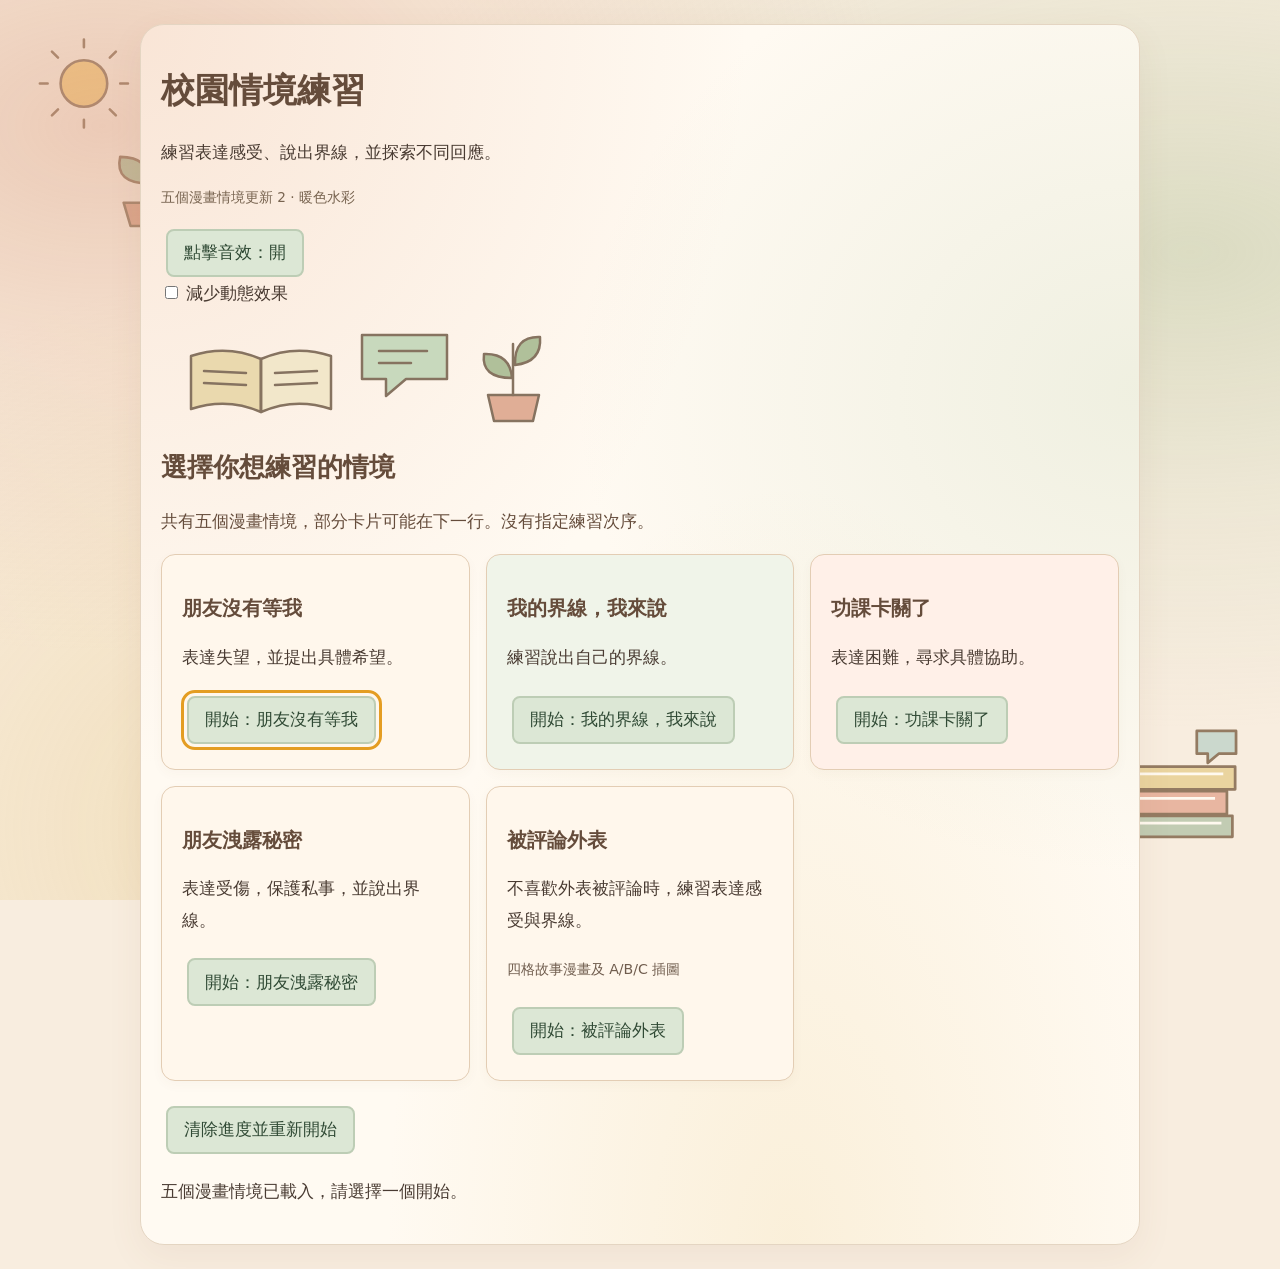
<file: index.html>
<!doctype html>
<html lang="zh-Hant"><head><meta charset="utf-8"><meta name="viewport" content="width=device-width,initial-scale=1"><title>校園情境練習｜五個漫畫情境</title><link rel="stylesheet" href="style.css?v=watercolor-3"><style>[hidden]{display:none!important}main{max-width:1000px;margin:auto;padding:20px}.menu-grid{display:grid;grid-template-columns:repeat(auto-fit,minmax(min(100%,240px),1fr));gap:16px}.menu-card{padding:20px;border:1px solid #b9ccd5;border-radius:14px;background:white;color:#173044}button{cursor:pointer;font:inherit;padding:10px 16px;margin:5px;border-radius:8px}button:focus-visible{outline:3px solid #e49d22;outline-offset:3px}#screen img,dialog img{max-width:100%;height:auto}dialog{max-width:95vw;max-height:95vh}dialog img{max-height:80vh;object-fit:contain}.build-label{color:#526574;font-size:.85rem}:root{--paper-grain:none}body{background-color:#f8eddf}body::before{background-image:radial-gradient(ellipse at 8% 14%,rgba(219,156,128,.42) 0%,rgba(230,179,151,.23) 22%,transparent 48%),radial-gradient(ellipse at 93% 28%,rgba(173,192,148,.38) 0%,rgba(188,205,167,.18) 26%,transparent 52%),radial-gradient(ellipse at 24% 92%,rgba(230,194,112,.32) 0%,transparent 48%);background-size:100% 100%;background-repeat:no-repeat}main{background-color:#fffaf2;background-image:radial-gradient(ellipse at 0% 0%,rgba(236,185,156,.32) 0%,transparent 43%),radial-gradient(ellipse at 100% 30%,rgba(189,206,169,.24) 0%,transparent 40%),radial-gradient(ellipse at 65% 100%,rgba(237,209,148,.26) 0%,transparent 44%);background-size:100% 100%;background-repeat:no-repeat}.menu-count{color:#654c3b}</style><script src="app.js?v=five-comics-2" defer></script></head><body><main><h1>校園情境練習</h1><p>練習表達感受、說出界線，並探索不同回應。</p><p class="build-label">五個漫畫情境更新 2 · 暖色水彩</p><button id="sound" type="button" aria-pressed="true">點擊音效：開</button><label><input type="checkbox" id="motion"> 減少動態效果</label><section id="scenarioMenu" aria-labelledby="menuTitle"><h2 id="menuTitle">選擇你想練習的情境</h2><p class="menu-count">共有五個漫畫情境，部分卡片可能在下一行。沒有指定練習次序。</p><div class="menu-grid"><article class="menu-card"><h3>朋友沒有等我</h3><p>表達失望，並提出具體希望。</p><button type="button" data-scenario="0">開始：朋友沒有等我</button></article><article class="menu-card"><h3>我的界線，我來說</h3><p>練習說出自己的界線。</p><button type="button" data-scenario="1">開始：我的界線，我來說</button></article><article class="menu-card"><h3>功課卡關了</h3><p>表達困難，尋求具體協助。</p><button type="button" data-scenario="2">開始：功課卡關了</button></article><article class="menu-card"><h3>朋友洩露秘密</h3><p>表達受傷，保護私事，並說出界線。</p><button type="button" data-scenario="3">開始：朋友洩露秘密</button></article><article class="menu-card"><h3>被評論外表</h3><p>不喜歡外表被評論時，練習表達感受與界線。</p><p><small>四格故事漫畫及 A/B/C 插圖</small></p><button type="button" data-scenario="4">開始：被評論外表</button></article></div></section><section id="gameArea" hidden><label for="progress">練習進度</label><progress id="progress" max="30" value="0"></progress><p id="status" role="status" aria-live="polite"></p><div id="screen" tabindex="-1"></div><nav aria-label="遊戲操作"><button type="button" id="back">上一步</button><button type="button" id="next">繼續</button><button type="button" id="returnMenu">選擇其他情境</button></nav></section><button type="button" id="reset">清除進度並重新開始</button><p id="setupStatus" role="status">正在載入遊戲……</p><noscript>請啟用 JavaScript 才能開始情境練習。</noscript><dialog id="zoom"><button id="close" type="button">關閉</button><img alt="放大的情境漫畫"></dialog></main><script>
document.addEventListener('DOMContentLoaded',()=>{
 const get=id=>document.getElementById(id);
 function report(message){get('setupStatus').textContent=message;}
 if(typeof state==='undefined'||typeof render!=='function'||typeof scenes==='undefined'){report('遊戲程式未能載入，請重新整理或檢查 app.js。');document.querySelectorAll('[data-scenario]').forEach(b=>b.disabled=true);return;}
 try{
 const EXTRA_KEY='story-lab-four-scenarios-v1';
 if(!scenes.some(s=>s.file==='friend-secret'))scenes.push({title:'朋友洩露秘密',file:'friend-secret',intro:'你以為是朋友之間的私事，卻發現其他同學也知道了。你可以表達受傷，並說出自己的界線。',labels:['A｜公開指責','B｜忍住不說','C｜私下設立界線'],words:['你怎可以把我的秘密告訴所有人！','先不說出來，把難過留在心裡。','你把我的秘密告訴別人，我感到不被尊重。請不要再分享我的私事。'],feedback:[['信任被打破，感到生氣或受傷是可以理解的。','你有權要求對方停止轉述，不需要先隱藏自己的感受。','如果情況容許，可以找較安靜的地方說清楚界線，避免在公開爭吵中讓更多人知道私事。'],['一時說不出口，不代表你接受了這件事，也不是你的錯。','你可以先整理心情，等準備好再談，或請信任的人陪你表達。','可以說：我現在還很難過，想先靜一靜。請不要再分享我的私事。'],['你說出了事情帶來的影響，也清楚要求停止分享。','對方道歉後，你仍然可以需要時間，不必立即原諒或恢復原來的信任。','若私事繼續被轉述，可以找信任的老師、家人或支援者協助。']],parts:[['當你把我的私事告訴別人時','你從來都不值得信任'],['我感到受傷和失望','你就是一個壞朋友'],['請不要再分享我的私事。','我想先靜一靜，等準備好再談。']]});
 if(!scenes.some(s=>s.file==='appearance-comments'))scenes.push({title:'被評論外表',file:'appearance-comments',intro:'同學評論你的髮型，讓你不舒服。你不需要證明自己好看，也可以要求對方尊重你的界線。',labels:['A｜反擊外表','B｜勉強附和','C｜說出界線'],words:['你的髮型才難看！','哈哈，對啊……（心裡其實難過）','我不喜歡這種評論，請不要再說。'],feedback:[['你想保護自己，也想讓對方知道這句話不好受。','反擊外表可能讓爭吵升級，卻未說清楚你希望對方停止甚麼。','可以試說：我不喜歡你這樣評論我的外表，請停止。'],['笑著回應，不代表你真的舒服，也不代表你同意這種評論。','你可以先離開或整理心情，之後再表達界線，也可以請人陪你說。','可以說：剛才我笑了，但其實不舒服。請不要再拿我的外表開玩笑。'],['你清楚說出了不舒服和希望對方停止的事。','你的界線不需要得到所有人認同，才值得被尊重。','如果對方繼續，或你不想獨自處理，可以找信任的老師、家人或支援者。']],parts:[['當你拿我的髮型開玩笑時','你的外表才有問題'],['我感到不舒服和難過','你就是想讓我難堪'],['請停止評論我的外表。','我想先離開，之後再談。']]});
 const originalLoad=load;const pngCache=new Map();
 load=function(file){if(file!=='appearance-comments'&&file!=='appearance-comments-choices')return originalLoad(file);if(pngCache.has(file))return pngCache.get(file);const promise=new Promise((resolve,reject)=>{const image=new Image();image.onload=()=>resolve(image);image.onerror=()=>{pngCache.delete(file);reject(new Error('找不到 assets/'+file+'.png，請檢查檔案名稱和發布狀態。'));};image.src='./assets/'+file+'.png';});pngCache.set(file,promise);return promise;};
 function normalize(){for(const k of ['feelings','answers','builds']){if(!Array.isArray(state[k]))state[k]=[];while(state[k].length<scenes.length)state[k].push(null);state[k]=state[k].slice(0,scenes.length);}}
 try{const old=JSON.parse(localStorage.getItem(EXTRA_KEY));if(old&&Number.isInteger(old.i)&&old.i>=0&&old.i<scenes.length&&Number.isInteger(old.step)&&old.step>=0&&old.step<6&&['feelings','answers','builds'].every(k=>Array.isArray(old[k])&&old[k].length>=3&&old[k].length<=scenes.length)&&old.answers.every(n=>n===null||(Number.isInteger(n)&&n>=0&&n<3))){state=old;if(state.step===4&&state.answers[state.i]==null)state.step=3;}}catch(e){}
 normalize();
 const originalSave=save;save=function(){normalize();originalSave();try{localStorage.setItem(EXTRA_KEY,JSON.stringify(state));}catch(e){}};
 const originalRender=render;render=async function(){normalize();const expected=version+1;get('progress').max=scenes.length*6;await originalRender();if(version!==expected)return;const marker=get('screen').querySelector('small');if(marker)marker.textContent=`情境 ${state.i+1} / ${scenes.length} · 階段 ${state.step+1} / 6`;if(state.step===5)get('next').textContent=state.i===scenes.length-1?'完成練習':'下一個情境';};
 function showMenu(){version++;pending=null;get('gameArea').hidden=true;get('scenarioMenu').hidden=false;report('五個漫畫情境已載入，請選擇一個開始。');get('scenarioMenu').querySelector('button').focus();}
 document.querySelectorAll('[data-scenario]').forEach(b=>b.addEventListener('click',()=>{version++;pending=null;state.i=Number(b.dataset.scenario);state.step=0;save();get('scenarioMenu').hidden=true;get('gameArea').hidden=false;get('back').hidden=false;report('');render();}));
 get('next').addEventListener('click',e=>{if(state.step!==5)return;e.preventDefault();e.stopImmediatePropagation();if(state.i<scenes.length-1){state.i++;state.step=0;render();}else{save();version++;pending=null;get('screen').replaceChildren(el('h2','這次練習完成！'),el('p','你的感受和界線值得被聽見，不需要一次說得完美。你可以返回選單，繼續探索其他情境。'),btn('返回情境選單',showMenu));get('next').hidden=true;get('back').disabled=true;get('progress').value=scenes.length*6;get('status').textContent='這次練習完成。';get('screen').focus({preventScroll:true});}},true);
 get('returnMenu').addEventListener('click',showMenu);get('reset').addEventListener('click',e=>{e.preventDefault();e.stopImmediatePropagation();if(confirm('清除所有進度並返回情境選單？')){state=fresh();save();showMenu();}},true);
 let sound=true,audio;try{sound=localStorage.getItem('dialogue-click-sound')!=='off';}catch(e){}
 function update(){get('sound').textContent=sound?'點擊音效：開':'點擊音效：關';get('sound').setAttribute('aria-pressed',String(sound));}
 function beep(){if(!sound)return;try{const A=window.AudioContext||window.webkitAudioContext;if(!A)return;audio=audio||new A();const play=()=>{const t=audio.currentTime,o=audio.createOscillator(),g=audio.createGain();o.frequency.setValueAtTime(700,t);o.frequency.exponentialRampToValueAtTime(440,t+.05);g.gain.setValueAtTime(.0001,t);g.gain.exponentialRampToValueAtTime(.04,t+.005);g.gain.exponentialRampToValueAtTime(.0001,t+.06);o.connect(g);g.connect(audio.destination);o.start(t);o.stop(t+.07);o.onended=()=>{o.disconnect();g.disconnect();};};if(audio.state==='suspended')audio.resume().then(play).catch(()=>{});else if(audio.state==='running')play();}catch(e){}}
 document.addEventListener('click',e=>{if(!(e.target instanceof Element))return;const b=e.target.closest('button');if(b&&!b.disabled&&b.id!=='sound')beep();},true);get('sound').addEventListener('click',()=>{sound=!sound;try{localStorage.setItem('dialogue-click-sound',sound?'on':'off');}catch(e){}update();if(sound)beep();});
 save();update();showMenu();
 }catch(error){report('情境初始化失敗：'+error.message);console.error(error);}
});
</script></body></html>
</file>
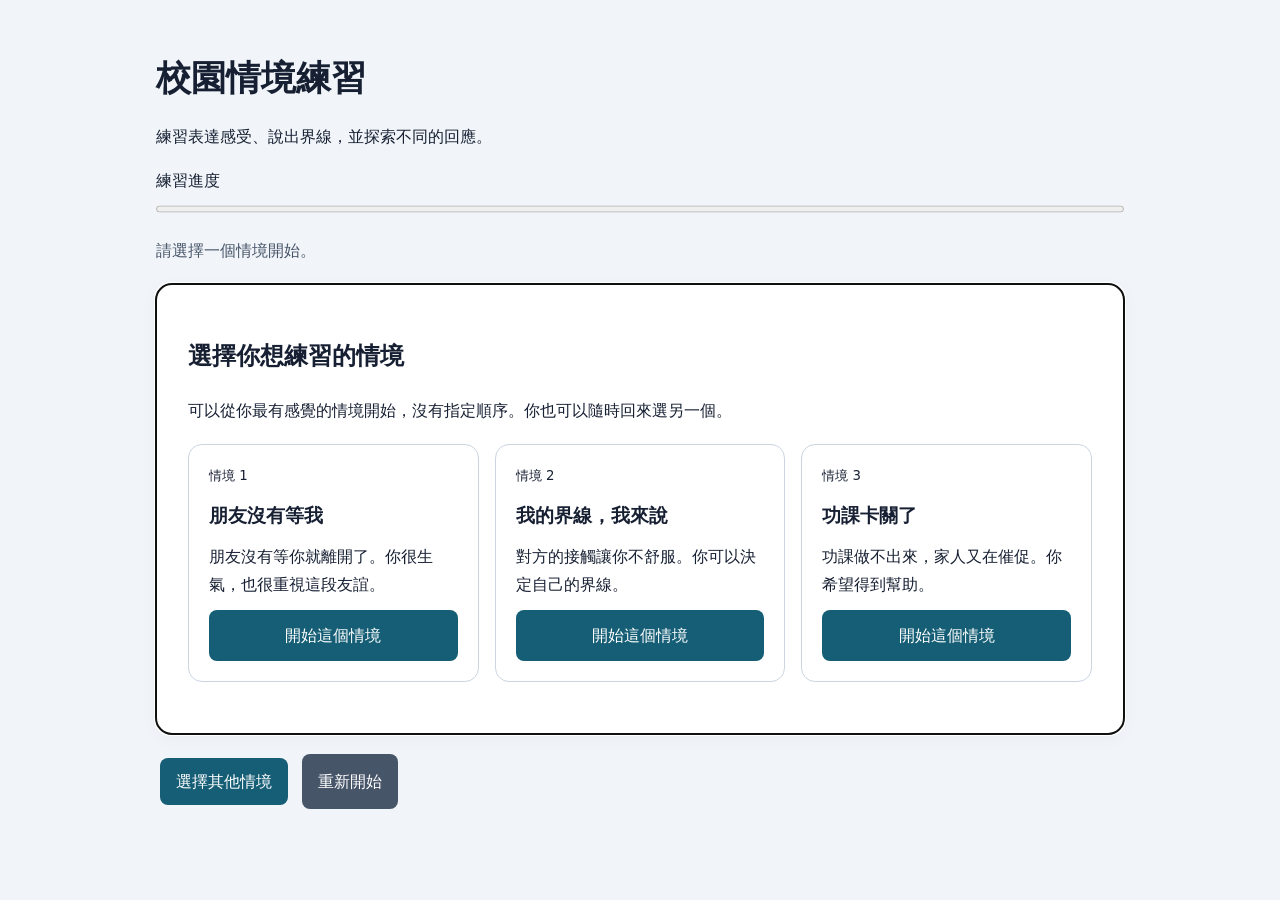
<file: index (1).html>
<!DOCTYPE html>
<html lang="zh-Hant">
<head>
  <meta charset="UTF-8">
  <meta name="viewport" content="width=device-width, initial-scale=1">
  <title>校園情境練習</title>
  <style>
    * { box-sizing: border-box; }
    body { margin: 0; background: #f1f5f9; color: #172033; font-family: system-ui, sans-serif; line-height: 1.7; }
    main { max-width: 1000px; margin: auto; padding: 24px 16px; }
    header { margin-bottom: 20px; }
    h1 { font-size: clamp(1.6rem, 4vw, 2.2rem); margin-bottom: 8px; }
    #screen { background: white; border-radius: 16px; padding: clamp(16px, 4vw, 32px); min-height: 280px; box-shadow: 0 4px 20px #1720330a; }
    #screen img { max-width: 100%; height: auto; }
    button, input, textarea, select { font: inherit; }
    button { cursor: pointer; background: #155e75; color: white; border: 0; border-radius: 8px; padding: 10px 16px; }
    button:disabled { opacity: .5; cursor: not-allowed; }
    button:focus-visible, input:focus-visible, textarea:focus-visible { outline: 3px solid #f59e0b; outline-offset: 3px; }
    [hidden] { display: none !important; }
    .navigation { display: flex; flex-wrap: wrap; gap: 10px; margin-top: 20px; }
    #reset { background: #475569; }
    progress { width: 100%; height: 14px; accent-color: #155e75; }
    #status { min-height: 1.7em; color: #475569; }
    .grid { display: grid; grid-template-columns: repeat(auto-fit, minmax(min(100%, 220px), 1fr)); gap: 16px; }
    .card { padding: 18px; border: 1px solid #cbd5e1; border-radius: 12px; }
    textarea { width: 100%; min-height: 100px; }
    .setup-note { padding: 12px; border-left: 4px solid #d97706; background: #fffbeb; }
  </style>
  <!-- Keep these classic scripts in this order. Both files must be beside this HTML. -->
  <script src="app.js" defer></script>
  <script src="scenario-menu.js" defer></script>
</head>
<body>
  <main>
    <header>
      <h1>校園情境練習</h1>
      <p>練習表達感受、說出界線，並探索不同的回應。</p>
      <label for="progress">練習進度</label>
      <progress id="progress" value="0" max="100"></progress>
      <p id="status" role="status" aria-live="polite">正在載入情境……</p>
    </header>
    <section id="screen" tabindex="-1" aria-label="情境練習內容">
      <p class="setup-note">這個頁面需要配合原有的 app.js 和 scenario-menu.js。請將兩個檔案放在與此 HTML 相同的資料夾。</p>
    </section>
    <nav class="navigation" aria-label="情境操作">
      <button id="back" type="button" hidden>上一步</button>
      <button id="next" type="button" hidden>下一步</button>
      <button id="reset" type="button">重新開始</button>
    </nav>
    <noscript><p>請啟用 JavaScript 才能使用情境練習。</p></noscript>
  </main>
</body>
</html>
</file>
<file: style.css>
*{box-sizing:border-box}
body{margin:0;padding:24px 16px;background-color:#f8eddf;background-image:url("data:image/svg+xml,%3Csvg xmlns='http://www.w3.org/2000/svg' width='220' height='240' viewBox='0 0 220 240'%3E%3Cg stroke='%23947b62' stroke-width='3' stroke-linecap='round' stroke-linejoin='round'%3E%3Ccircle cx='74' cy='65' r='27' fill='%23f2cc83'/%3E%3Cpath d='M74 23v-9M74 107v9M32 65h-9M116 65h9M44 35l-7-7M104 95l7 7M104 35l7-7M44 95l-7 7' fill='none'/%3E%3Cpath d='M120 203h65l-8 27h-49z' fill='%23d9a78d'/%3E%3Cpath d='M152 203v-62' fill='none'/%3E%3Cpath d='M151 181q-42 0-35-31 34 0 35 31M153 165q0-35 31-33 3 30-31 33' fill='%23b4c3a1'/%3E%3C/g%3E%3C/svg%3E"),url("data:image/svg+xml,%3Csvg xmlns='http://www.w3.org/2000/svg' width='230' height='180' viewBox='0 0 230 180'%3E%3Cg stroke='%23947b62' stroke-width='3' stroke-linejoin='round'%3E%3Cpath d='M33 115h158v23H33z' fill='%23c2ccb3'/%3E%3Cpath d='M48 88h137v25H48z' fill='%23e8b6a1'/%3E%3Cpath d='M40 61h154v25H40z' fill='%23ead49f'/%3E%3Cpath d='M52 69h129M59 96h113M45 123h134' fill='none' stroke='%23fff9ef'/%3E%3Cpath d='M152 22h43v25h-19l-12 10v-10h-12z' fill='%23cbd8cd'/%3E%3C/g%3E%3C/svg%3E");background-repeat:no-repeat;background-position:left 20px top 26px,right 12px bottom 22px;background-size:190px 210px,210px 170px;background-attachment:fixed;color:#493b32;font:17px system-ui,"Microsoft JhengHei",sans-serif}
main{position:relative;max-width:1100px;margin:auto;padding:28px;background:#fffaf3;border:1px solid #e4d5c2;border-radius:24px;box-shadow:0 12px 36px #795c3612}
header,nav,.chips{display:flex;gap:12px;flex-wrap:wrap;align-items:center}header{justify-content:space-between}h1,h2,h3,h4{color:#654c3b}p{line-height:1.85}progress{width:100%;accent-color:#66816a;margin:16px 0}
button{font:inherit;font-weight:700;padding:12px 18px;min-height:48px;background:#dce7d5;color:#304a35;border:2px solid #bdcdb5;border-radius:12px;cursor:pointer;margin:5px 0}button:hover{background:#ceddc5}button:disabled{opacity:.45;cursor:not-allowed;transform:none}button:focus-visible,select:focus-visible{outline:3px solid #8a5839;outline-offset:3px}.selected{outline:3px solid #8a5839;outline-offset:3px;background:#fcf0da}
.grid{display:grid;grid-template-columns:repeat(3,minmax(0,1fr));gap:16px}.card,.box{background:#fff5e8;border:1px solid #e2ccb2;border-radius:16px;padding:18px;margin:16px 0}.card{animation:enter .25s both}.card img{width:100%;height:auto;border-radius:10px}.card button{width:100%}.box{border-left:5px solid #a8b99a}.panel{max-width:700px;margin:16px auto;animation:enter .25s both}.panel img{width:100%;height:auto;border-radius:14px;display:block}
label{display:block}select{width:100%;font:inherit;color:#493b32;background:#fffdf9;border:1px solid #baa78f;padding:12px;border-radius:10px;margin:8px 0 18px}nav{margin-top:20px}#screen{outline:none}small{color:#705d4e}.error{white-space:pre-wrap;background:#fbe5df;color:#79352c;padding:16px;border-radius:12px}dialog{max-width:95vw;background:#fffaf3;border:1px solid #d9c9b6;border-radius:16px}dialog img{max-width:85vw;max-height:78vh;display:block}dialog::backdrop{background:#3e3026bb}[hidden]{display:none!important}
main .menu-card{background:#fff7ec;border:1px solid #e3cdb4;color:#493b32;box-shadow:0 4px 12px #795c3609}main .menu-card:nth-child(2){background:#f0f4e9}main .menu-card:nth-child(3){background:#fff0e8}main .build-label{color:#786450}#scenarioMenu{padding:12px 0 20px}#scenarioMenu:before{content:'';display:block;height:112px;background:url("data:image/svg+xml,%3Csvg xmlns='http://www.w3.org/2000/svg' width='420' height='112' viewBox='0 0 420 112'%3E%3Cg stroke='%23867360' stroke-width='2.5' stroke-linecap='round' stroke-linejoin='round'%3E%3Cpath d='M30 39q36-12 70 3v53q-34-15-70-3z' fill='%23ead9ae'/%3E%3Cpath d='M100 42q34-15 70-3v53q-36-12-70 3z' fill='%23f2e7ca'/%3E%3Cpath d='M100 43v51M43 54l42 2M43 66l42 2M114 56l42-2M114 68l42-2' fill='none'/%3E%3Cpath d='M201 18h85v44h-41l-20 17V62h-24z' fill='%23c8d9bd'/%3E%3Cpath d='M218 34h48M218 46h32' fill='none'/%3E%3Cpath d='M327 78h51l-6 26h-39z' fill='%23e0ae96'/%3E%3Cpath d='M352 78V27' fill='none'/%3E%3Cpath d='M351 61q-31 0-28-24 26-1 28 24M354 48q-1-29 25-28 2 25-25 28' fill='%23b0c09a'/%3E%3C/g%3E%3C/svg%3E") left center / 420px 112px no-repeat;max-width:100%;pointer-events:none}
@keyframes enter{from{opacity:0}to{opacity:1}}@media(max-width:650px){body{padding:8px;background-attachment:scroll}main{padding:16px}.grid{grid-template-columns:1fr}#scenarioMenu:before{background-size:330px 88px;height:90px}}@media(prefers-reduced-motion:reduce){*{animation:none!important;transition:none!important;transform:none!important}}.reduce *{animation:none!important;transition:none!important;transform:none!important}
/* Static paper grain, behind content and never over comic images. */
:root{--paper-grain:url("data:image/svg+xml,%3Csvg xmlns='http://www.w3.org/2000/svg' width='180' height='180'%3E%3Cfilter id='grain' x='0' y='0' width='100%25' height='100%25'%3E%3CfeTurbulence type='fractalNoise' baseFrequency='.72' numOctaves='3' stitchTiles='stitch'/%3E%3CfeColorMatrix type='saturate' values='0'/%3E%3C/filter%3E%3Crect width='100%25' height='100%25' filter='url(%23grain)' opacity='.09'/%3E%3C/svg%3E")}
body{position:relative;isolation:isolate;min-height:100vh}body::before{content:'';position:fixed;inset:0;z-index:-1;pointer-events:none;background-image:var(--paper-grain);background-repeat:repeat;background-size:180px 180px}main{background-image:var(--paper-grain);background-repeat:repeat;background-size:180px 180px}
</file>
